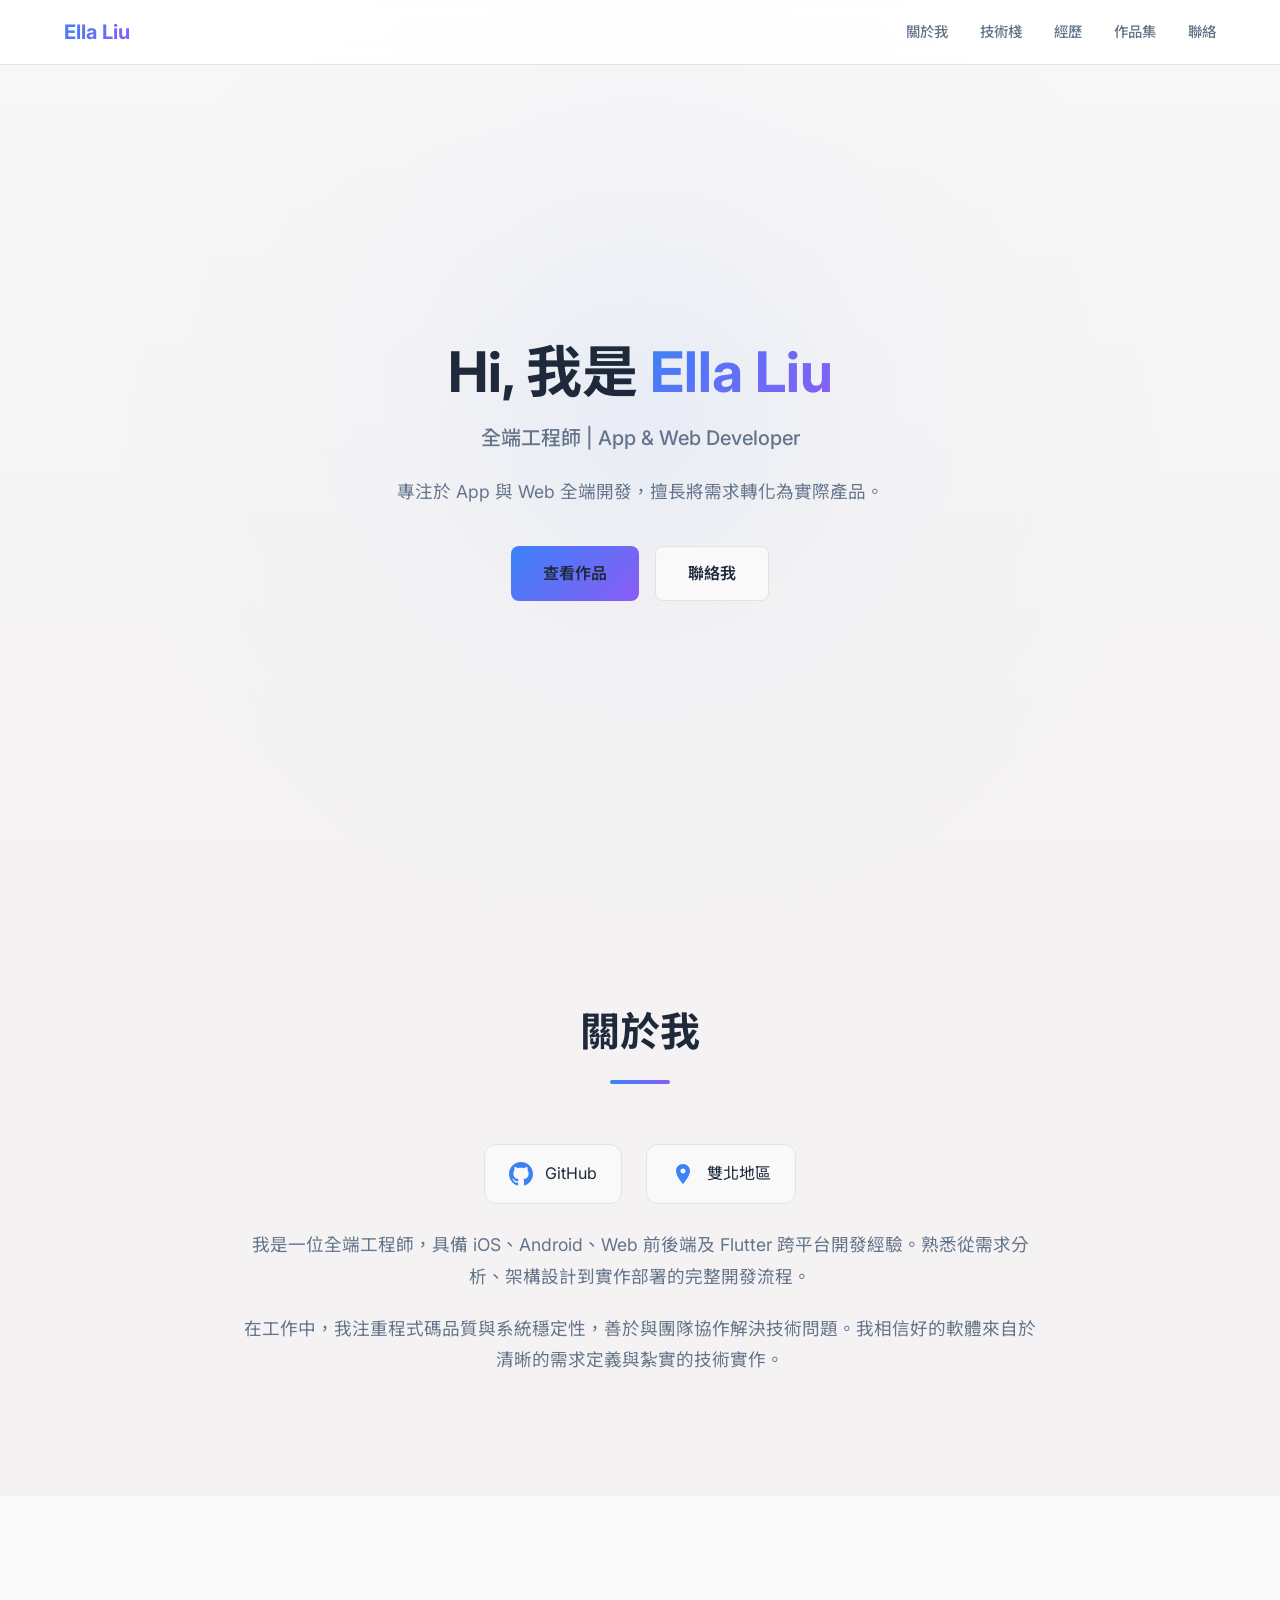
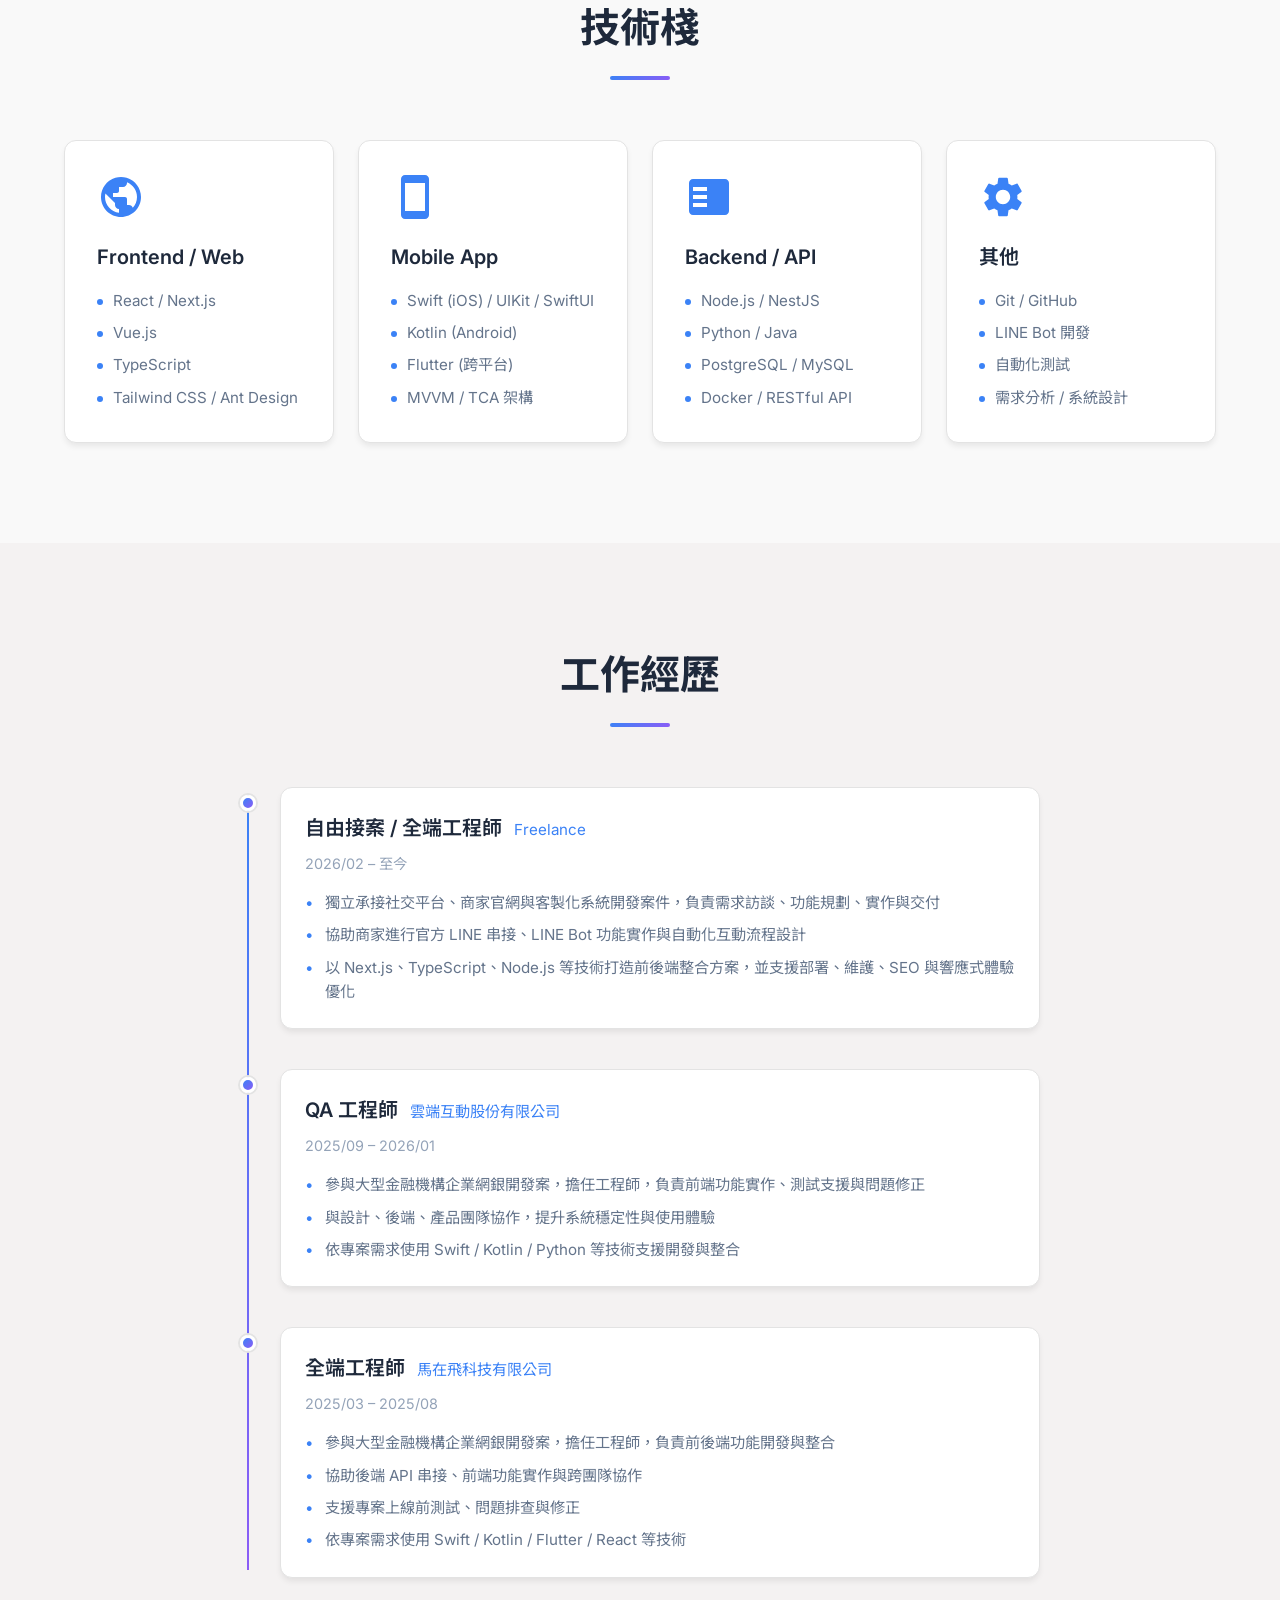
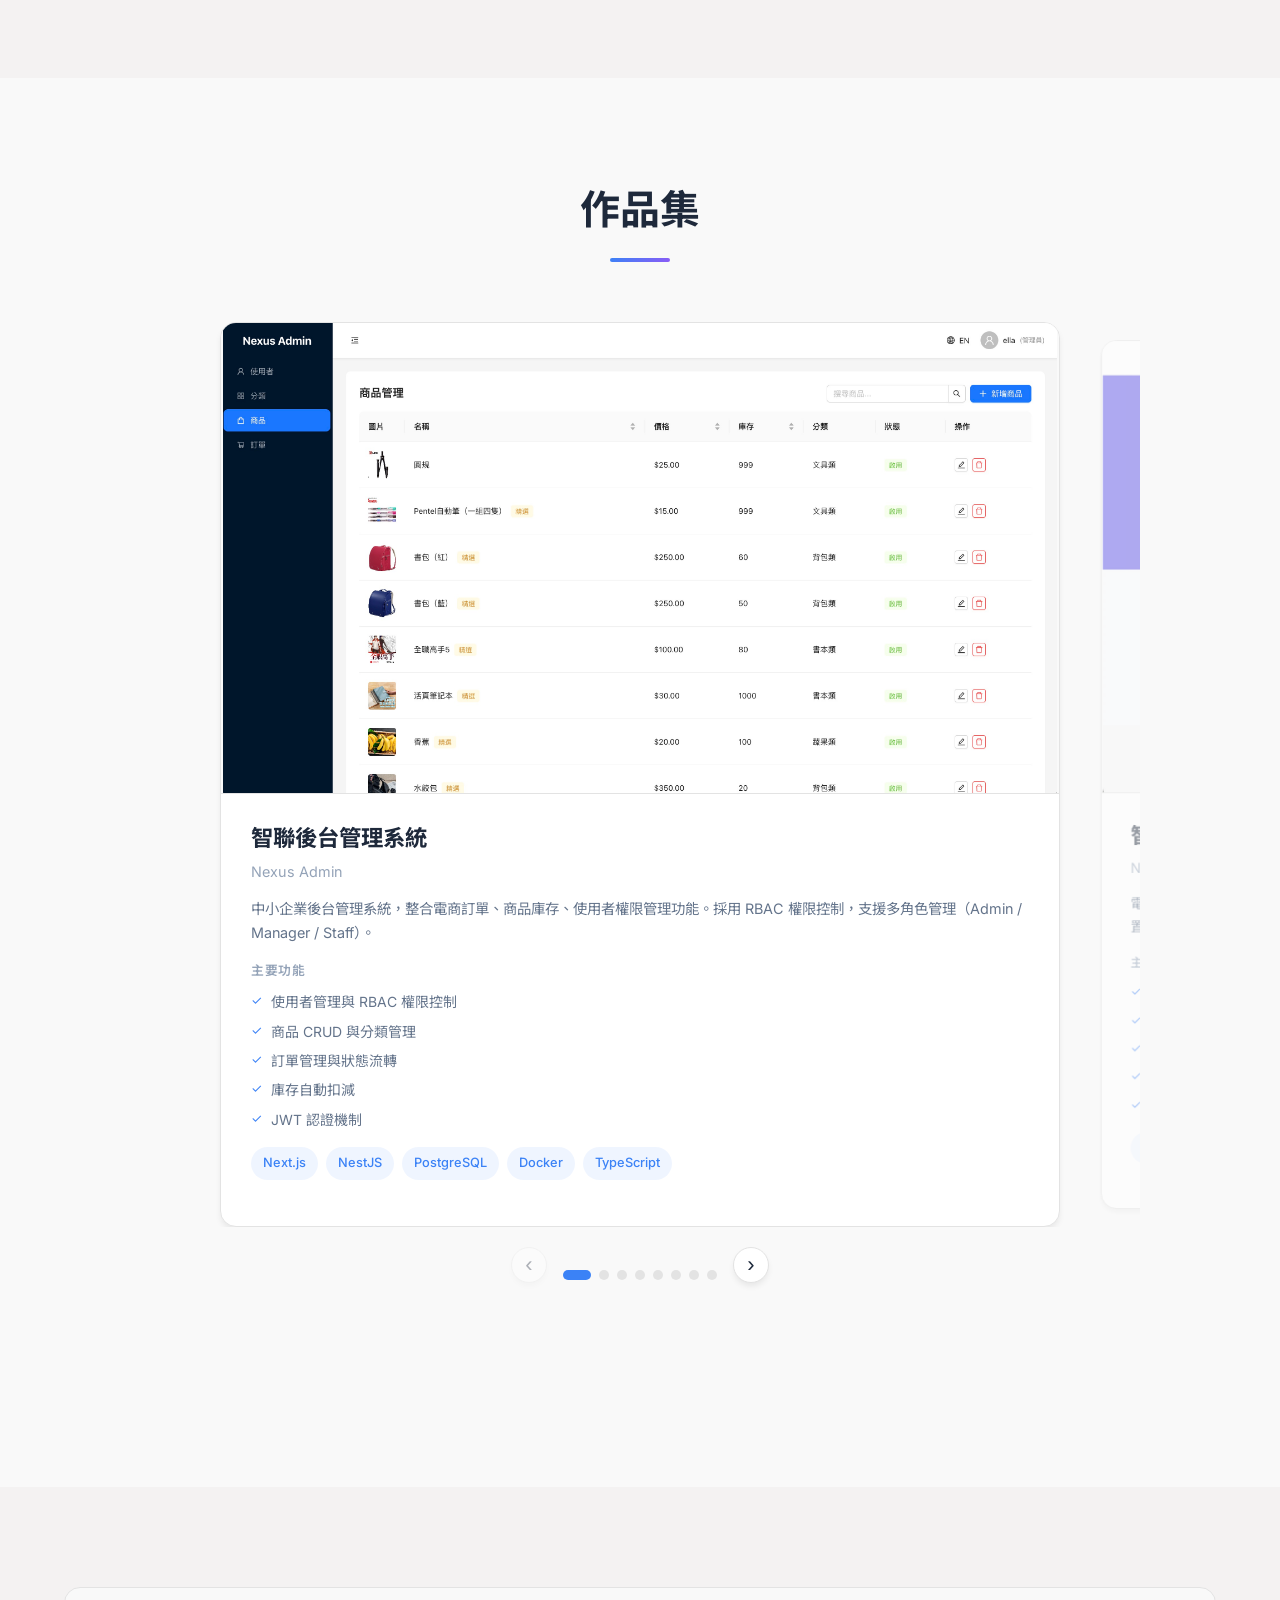
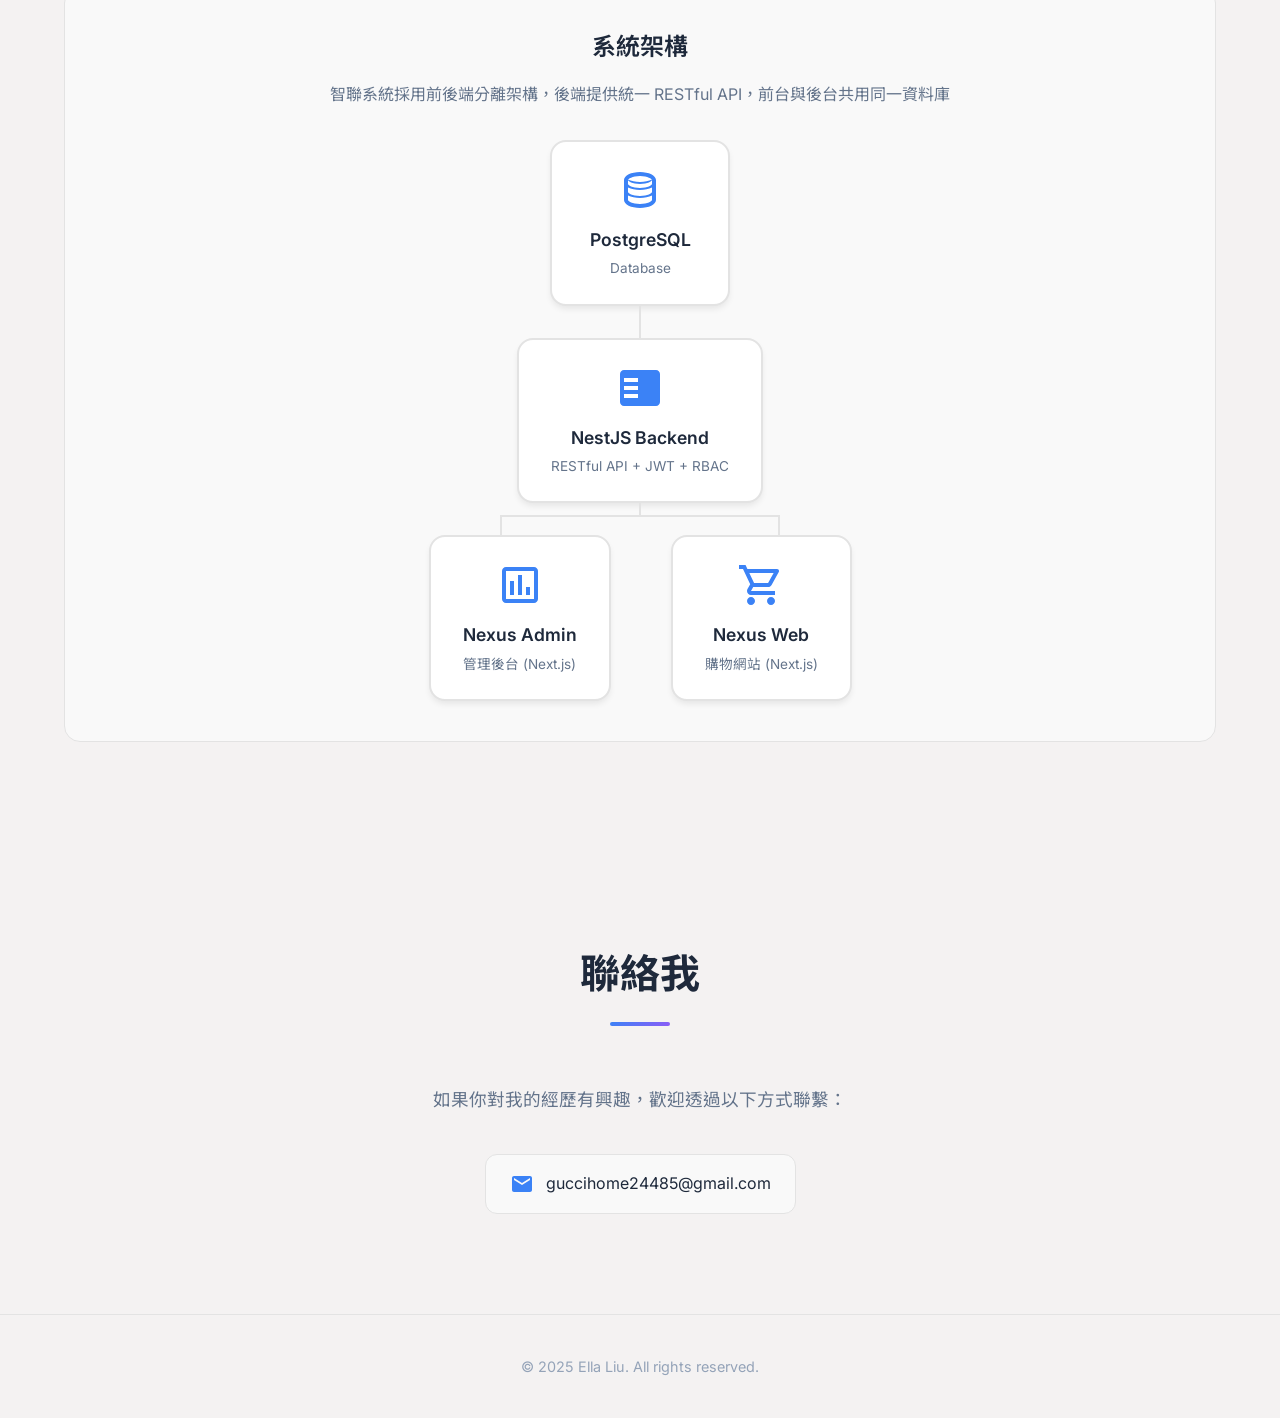
<file: index.html>
<!DOCTYPE html>
<html lang="zh-TW">

<head>
    <meta charset="UTF-8">
    <meta name="viewport" content="width=device-width, initial-scale=1.0">
    <meta name="description" content="Ella Liu - 全端工程師 | App & Web Developer">
    <title>Ella Liu | 全端工程師</title>
    <link rel="stylesheet" href="styles.css?v=3">
    <link rel="preconnect" href="https://fonts.googleapis.com">
    <link rel="preconnect" href="https://fonts.gstatic.com" crossorigin>
    <link
        href="https://fonts.googleapis.com/css2?family=Inter:wght@400;500;600;700&family=Noto+Sans+TC:wght@400;500;700&display=swap"
        rel="stylesheet">
</head>

<body>
    <!-- Navigation -->
    <nav class="navbar">
        <div class="nav-container">
            <a href="#" class="nav-logo">Ella Liu</a>
            <button class="nav-toggle" aria-label="Toggle menu">
                <span></span>
                <span></span>
                <span></span>
            </button>
            <ul class="nav-menu">
                <li><a href="#about">關於我</a></li>
                <li><a href="#skills">技術棧</a></li>
                <li><a href="#experience">經歷</a></li>
                <li><a href="#projects">作品集</a></li>
                <li><a href="#contact">聯絡</a></li>
            </ul>
        </div>
    </nav>

    <!-- Hero Section -->
    <header class="hero">
        <div class="hero-content">
            <h1 class="hero-title">Hi, 我是 <span class="highlight">Ella Liu</span></h1>
            <p class="hero-subtitle">全端工程師 | App & Web Developer</p>
            <p class="hero-description">專注於 App 與 Web 全端開發，擅長將需求轉化為實際產品。</p>
            <div class="hero-buttons">
                <a href="#projects" class="btn btn-primary">查看作品</a>
                <a href="#contact" class="btn btn-secondary">聯絡我</a>
            </div>
        </div>
    </header>

    <!-- About Section -->
    <section id="about" class="section">
        <div class="container">
            <h2 class="section-title">關於我</h2>
            <div class="contact-links">
                <a href="https://github.com/ChiaLiu1230" class="contact-item" target="_blank" rel="noopener">
                    <svg viewBox="0 0 24 24" fill="currentColor">
                        <path d="M12 0c-6.626 0-12 5.373-12 12 0 5.302 3.438 9.8 8.207 11.387.599.111.793-.261.793-.577v-2.234c-3.338.726-4.033-1.416-4.033-1.416-.546-1.387-1.333-1.756-1.333-1.756-1.089-.745.083-.729.083-.729 1.205.084 1.839 1.237 1.839 1.237 1.07 1.834 2.807 1.304 3.492.997.107-.775.418-1.305.762-1.604-2.665-.305-5.467-1.334-5.467-5.931 0-1.311.469-2.381 1.236-3.221-.124-.303-.535-1.524.117-3.176 0 0 1.008-.322 3.301 1.23.957-.266 1.983-.399 3.003-.404 1.02.005 2.047.138 3.006.404 2.291-1.552 3.297-1.23 3.297-1.23.653 1.653.242 2.874.118 3.176.77.84 1.235 1.911 1.235 3.221 0 4.609-2.807 5.624-5.479 5.921.43.372.823 1.102.823 2.222v3.293c0 .319.192.694.801.576 4.765-1.589 8.199-6.086 8.199-11.386 0-6.627-5.373-12-12-12z" />
                    </svg>
                    <span>GitHub</span>
                </a>
                <div class="contact-item">
                    <svg viewBox="0 0 24 24" fill="currentColor">
                        <path d="M12 2C8.13 2 5 5.13 5 9c0 5.25 7 13 7 13s7-7.75 7-13c0-3.87-3.13-7-7-7zm0 9.5c-1.38 0-2.5-1.12-2.5-2.5s1.12-2.5 2.5-2.5 2.5 1.12 2.5 2.5-1.12 2.5-2.5 2.5z" />
                    </svg>
                    <span>雙北地區</span>
                </div>
            </div>
            <br>
            <div class="about-content">
                <p>我是一位全端工程師，具備 iOS、Android、Web 前後端及 Flutter 跨平台開發經驗。熟悉從需求分析、架構設計到實作部署的完整開發流程。</p>
                <p>在工作中，我注重程式碼品質與系統穩定性，善於與團隊協作解決技術問題。我相信好的軟體來自於清晰的需求定義與紮實的技術實作。</p>
            </div>
        </div>
    </section>

    <!-- Skills Section -->
    <section id="skills" class="section section-alt">
        <div class="container">
            <h2 class="section-title">技術棧</h2>
            <div class="skills-grid">
                
                <div class="skill-card">
                    <div class="skill-icon">
                        <svg viewBox="0 0 24 24" fill="currentColor"><path d="M12 2C6.48 2 2 6.48 2 12s4.48 10 10 10 10-4.48 10-10S17.52 2 12 2zm-1 17.93c-3.95-.49-7-3.85-7-7.93 0-.62.08-1.21.21-1.79L9 15v1c0 1.1.9 2 2 2v1.93zm6.9-2.54c-.26-.81-1-1.39-1.9-1.39h-1v-3c0-.55-.45-1-1-1H8v-2h2c.55 0 1-.45 1-1V7h2c1.1 0 2-.9 2-2v-.41c2.93 1.19 5 4.06 5 7.41 0 2.08-.8 3.97-2.1 5.39z"/></svg>
                    </div>
                    <h3>Frontend / Web</h3>
                    <ul class="skill-list">
                        <li>React / Next.js</li>
                        <li>Vue.js</li>
                        <li>TypeScript</li>
                        <li>Tailwind CSS / Ant Design</li>
                    </ul>
                </div>
                <div class="skill-card">
                    <div class="skill-icon">
                        <svg viewBox="0 0 24 24" fill="currentColor"><path d="M17 1.01L7 1c-1.1 0-2 .9-2 2v18c0 1.1.9 2 2 2h10c1.1 0 2-.9 2-2V3c0-1.1-.9-1.99-2-1.99zM17 19H7V5h10v14z"/></svg>
                    </div>
                    <h3>Mobile App</h3>
                    <ul class="skill-list">
                        <li>Swift (iOS) / UIKit / SwiftUI</li>
                        <li>Kotlin (Android)</li>
                        <li>Flutter (跨平台)</li>
                        <li>MVVM / TCA 架構</li>
                    </ul>
                </div>
                <div class="skill-card">
                    <div class="skill-icon">
                        <svg viewBox="0 0 24 24" fill="currentColor"><path d="M20 3H4c-1.1 0-2 .9-2 2v14c0 1.1.9 2 2 2h16c1.1 0 2-.9 2-2V5c0-1.1-.9-2-2-2zm-9 14H4v-2h7v2zm0-4H4v-2h7v2zm0-4H4V7h7v2zm8.25 6.25L16.5 12.5l2.75-2.75-1.5-1.5-4.25 4.25 4.25 4.25 1.5-1.5z"/></svg>
                    </div>
                    <h3>Backend / API</h3>
                    <ul class="skill-list">
                        <li>Node.js / NestJS</li>
                        <li>Python / Java</li>
                        <li>PostgreSQL / MySQL</li>
                        <li>Docker / RESTful API</li>
                    </ul>
                </div>
                <div class="skill-card">
                    <div class="skill-icon">
                        <svg viewBox="0 0 24 24" fill="currentColor"><path d="M19.14 12.94c.04-.3.06-.61.06-.94 0-.32-.02-.64-.07-.94l2.03-1.58c.18-.14.23-.41.12-.61l-1.92-3.32c-.12-.22-.37-.29-.59-.22l-2.39.96c-.5-.38-1.03-.7-1.62-.94l-.36-2.54c-.04-.24-.24-.41-.48-.41h-3.84c-.24 0-.43.17-.47.41l-.36 2.54c-.59.24-1.13.57-1.62.94l-2.39-.96c-.22-.08-.47 0-.59.22L2.74 8.87c-.12.21-.08.47.12.61l2.03 1.58c-.05.3-.09.63-.09.94s.02.64.07.94l-2.03 1.58c-.18.14-.23.41-.12.61l1.92 3.32c.12.22.37.29.59.22l2.39-.96c.5.38 1.03.7 1.62.94l.36 2.54c.05.24.24.41.48.41h3.84c.24 0 .44-.17.47-.41l.36-2.54c.59-.24 1.13-.56 1.62-.94l2.39.96c.22.08.47 0 .59-.22l1.92-3.32c.12-.22.07-.47-.12-.61l-2.01-1.58zM12 15.6c-1.98 0-3.6-1.62-3.6-3.6s1.62-3.6 3.6-3.6 3.6 1.62 3.6 3.6-1.62 3.6-3.6 3.6z"/></svg>
                    </div>
                    <h3>其他</h3>
                    <ul class="skill-list">
                        <li>Git / GitHub</li>
                        <li>LINE Bot 開發</li>
                        <li>自動化測試</li>
                        <li>需求分析 / 系統設計</li>
                    </ul>
                </div>
            </div>
        </div>
    </section>

    <!-- Experience Section -->
    <section id="experience" class="section">
        <div class="container">
            <h2 class="section-title">工作經歷</h2>
            <div class="timeline">
                
                <div class="timeline-item">
                    <div class="timeline-marker"></div>
                    <div class="timeline-content">
                        <div class="timeline-header">
                            <h3>自由接案 / 全端工程師</h3>
                            <span class="timeline-company">Freelance</span>
                        </div>
                        <span class="timeline-date">2026/02 – 至今</span>
                        <ul class="timeline-details">
                            <li>獨立承接社交平台、商家官網與客製化系統開發案件，負責需求訪談、功能規劃、實作與交付</li>
                            <li>協助商家進行官方 LINE 串接、LINE Bot 功能實作與自動化互動流程設計</li>
                            <li>以 Next.js、TypeScript、Node.js 等技術打造前後端整合方案，並支援部署、維護、SEO 與響應式體驗優化</li>
                        </ul>
                    </div>
                </div>
                <div class="timeline-item">
                    <div class="timeline-marker"></div>
                    <div class="timeline-content">
                        <div class="timeline-header">
                            <h3>QA 工程師</h3>
                            <span class="timeline-company">雲端互動股份有限公司</span>
                        </div>
                        <span class="timeline-date">2025/09 – 2026/01</span>
                        <ul class="timeline-details">
                            <li>參與大型金融機構企業網銀開發案，擔任工程師，負責前端功能實作、測試支援與問題修正</li>
                            <li>與設計、後端、產品團隊協作，提升系統穩定性與使用體驗</li>
                            <li>依專案需求使用 Swift / Kotlin / Python 等技術支援開發與整合</li>
                        </ul>
                    </div>
                </div>
                <div class="timeline-item">
                    <div class="timeline-marker"></div>
                    <div class="timeline-content">
                        <div class="timeline-header">
                            <h3>全端工程師</h3>
                            <span class="timeline-company">馬在飛科技有限公司</span>
                        </div>
                        <span class="timeline-date">2025/03 – 2025/08</span>
                        <ul class="timeline-details">
                            <li>參與大型金融機構企業網銀開發案，擔任工程師，負責前後端功能開發與整合</li>
                            <li>協助後端 API 串接、前端功能實作與跨團隊協作</li>
                            <li>支援專案上線前測試、問題排查與修正</li>
                            <li>依專案需求使用 Swift / Kotlin / Flutter / React 等技術</li>
                        </ul>
                    </div>
                </div>
            </div>
        </div>
    </section>

    <!-- Projects Section -->
    <section id="projects" class="section section-alt">
        <div class="container">
            <h2 class="section-title">作品集</h2>
            <div class="projects-carousel-outer">
                <div class="pj-viewport">
                    <div class="pj-track">
                        
                <div class="pj-slide">
                    <article class="project-card">
                        <div class="project-image">
                            <div class="carousel" data-carousel>
                            <div class="carousel-slides">
                                <img src="images/nexus-admin-01.jpg" alt="智聯後台管理系統 截圖 1" class="carousel-slide active">
                                <img src="images/nexus-admin-02.jpg" alt="智聯後台管理系統 截圖 2" class="carousel-slide">
                            </div>
                            <button class="carousel-btn carousel-btn-prev" aria-label="上一張">&#8249;</button>
                            <button class="carousel-btn carousel-btn-next" aria-label="下一張">&#8250;</button>
                            <div class="carousel-dots"></div>
                        </div>
                        </div>
                        <div class="project-content">
                            <div class="project-header">
                                <div class="project-title-group">
                                    <h3>智聯後台管理系統</h3>
                                    <p class="project-subtitle">Nexus Admin</p>
                                </div>
                            </div>
                            <p class="project-description">中小企業後台管理系統，整合電商訂單、商品庫存、使用者權限管理功能。採用 RBAC 權限控制，支援多角色管理（Admin / Manager / Staff）。</p>
                            <div class="project-features">
                                <h4>主要功能</h4>
                                <ul>
                                    <li>使用者管理與 RBAC 權限控制</li>
                                    <li>商品 CRUD 與分類管理</li>
                                    <li>訂單管理與狀態流轉</li>
                                    <li>庫存自動扣減</li>
                                    <li>JWT 認證機制</li>
                                </ul>
                            </div>
                            <div class="project-tags">
                                <span class="tag">Next.js</span><span class="tag">NestJS</span><span class="tag">PostgreSQL</span><span class="tag">Docker</span><span class="tag">TypeScript</span>
                            </div>
                        </div>
                    </article>
                </div>
                <div class="pj-slide">
                    <article class="project-card">
                        <div class="project-image">
                            <div class="carousel" data-carousel>
                            <div class="carousel-slides">
                                <img src="images/nexus-web-03.jpg" alt="智聯商城 Web 截圖 1" class="carousel-slide active">
                                <img src="images/nexus-web-01.jpg" alt="智聯商城 Web 截圖 2" class="carousel-slide">
                                <img src="images/nexus-web-02.jpg" alt="智聯商城 Web 截圖 3" class="carousel-slide">
                            </div>
                            <button class="carousel-btn carousel-btn-prev" aria-label="上一張">&#8249;</button>
                            <button class="carousel-btn carousel-btn-next" aria-label="下一張">&#8250;</button>
                            <div class="carousel-dots"></div>
                        </div>
                        </div>
                        <div class="project-content">
                            <div class="project-header">
                                <div class="project-title-group">
                                    <h3>智聯商城 Web</h3>
                                    <p class="project-subtitle">Nexus Web</p>
                                </div>
                            </div>
                            <p class="project-description">電商購物網站前台，提供消費者瀏覽商品、購物車、下單等完整購物流程。採用 Next.js App Router，響應式設計支援各種裝置。</p>
                            <div class="project-features">
                                <h4>主要功能</h4>
                                <ul>
                                    <li>商品瀏覽與分類篩選</li>
                                    <li>購物車功能（本地持久化）</li>
                                    <li>訂單建立與查詢</li>
                                    <li>會員登入 / 註冊</li>
                                    <li>響應式設計 (RWD)</li>
                                </ul>
                            </div>
                            <div class="project-tags">
                                <span class="tag">Next.js</span><span class="tag">TypeScript</span><span class="tag">Tailwind CSS</span><span class="tag">Zustand</span><span class="tag">TanStack Query</span>
                            </div>
                        </div>
                    </article>
                </div>
                <div class="pj-slide">
                    <article class="project-card">
                        <div class="project-image project-image--wide">
                            <div class="carousel" data-carousel>
                            <div class="carousel-slides">
                                <img src="images/VC-coach-web-01.png" alt="教練個人品牌官網 截圖 1" class="carousel-slide active">
                                <img src="images/VC-coach-web-02.png" alt="教練個人品牌官網 截圖 2" class="carousel-slide">
                                <img src="images/VC-coach-web-03.png" alt="教練個人品牌官網 截圖 3" class="carousel-slide">
                                <img src="images/VC-coach-web-04.png" alt="教練個人品牌官網 截圖 4" class="carousel-slide">
                                <img src="images/VC-coach-web-05.png" alt="教練個人品牌官網 截圖 5" class="carousel-slide">
                            </div>
                            <button class="carousel-btn carousel-btn-prev" aria-label="上一張">&#8249;</button>
                            <button class="carousel-btn carousel-btn-next" aria-label="下一張">&#8250;</button>
                            <div class="carousel-dots"></div>
                        </div>
                        </div>
                        <div class="project-content">
                            <div class="project-header">
                                <div class="project-title-group">
                                    <h3>教練個人品牌官網</h3>
                                    <p class="project-subtitle">Coach Web</p>
                                </div>
                            </div>
                            <p class="project-description">個人教練品牌官網，為都柏林健身教練 Victor Chen 打造，提供完整的服務介紹、健身知識文章與聯繫管道。支援五語系國際化，並內建後台管理系統供教練自行維護內容。</p>
                            <div class="project-features">
                                <h4>主要功能</h4>
                                <ul>
                                    <li>多語系支援（英文 / 西班牙文 / 愛爾蘭文 / 繁中 / 簡中）</li>
                                    <li>服務項目介紹（重量訓練、體態改造、武術搏擊）</li>
                                    <li>Fitness Tips 部落格（MDX 文章、後台編輯發布）</li>
                                    <li>聯繫表單整合 hCaptcha 防垃圾訊息</li>
                                    <li>後台管理系統（文章 CRUD、登入驗證）</li>
                                    <li>SEO 優化（結構化資料、Open Graph、Sitemap）</li>
                                    <li>Google Analytics 4 流量追蹤</li>
                                </ul>
                            </div>
                            <div class="project-tags">
                                <span class="tag">Next.js 15</span><span class="tag">TypeScript</span><span class="tag">Tailwind CSS</span><span class="tag">next-intl</span><span class="tag">iron-session</span><span class="tag">hCaptcha</span><span class="tag">Vercel</span>
                            </div>
                        </div>
                    </article>
                </div>
                <div class="pj-slide">
                    <article class="project-card">
                        <div class="project-image project-image--wide">
                            <div class="carousel" data-carousel>
                            <div class="carousel-slides">
                                <img src="images/NIC-WRAP-web-1.png" alt="尼克車體包膜官網 截圖 1" class="carousel-slide active">
                                <img src="images/NIC-WRAP-web-2.png" alt="尼克車體包膜官網 截圖 2" class="carousel-slide">
                                <img src="images/NIC-WRAP-web-3.png" alt="尼克車體包膜官網 截圖 3" class="carousel-slide">
                            </div>
                            <button class="carousel-btn carousel-btn-prev" aria-label="上一張">&#8249;</button>
                            <button class="carousel-btn carousel-btn-next" aria-label="下一張">&#8250;</button>
                            <div class="carousel-dots"></div>
                        </div>
                        </div>
                        <div class="project-content">
                            <div class="project-header">
                                <div class="project-title-group">
                                    <h3>尼克車體包膜官網</h3>
                                    <p class="project-subtitle">NIC WRAP</p>
                                </div>
                            </div>
                            <p class="project-description">新北市新莊區專業汽機車包膜店的品牌形象官網，以高質感深色視覺呈現服務內容、施工案例與聯絡資訊。無框架純手寫實作，包含 Splash 開場動畫、深淺主題切換與拖曳輪播等互動效果。</p>
                            <div class="project-features">
                                <h4>主要功能</h4>
                                <ul>
                                    <li>Splash 開場動畫</li>
                                    <li>深色 / 亮色主題切換（含全螢幕過場動畫，偏好儲存至 LocalStorage）</li>
                                    <li>Hero 區塊：影片背景、社群連結、統計數字列</li>
                                    <li>施工案例 Gallery（汽車 / 機車篩選、拖曳輪播、方向鍵控制）</li>
                                    <li>顧客評價區塊（Google 評分 5.0、51 則）</li>
                                    <li>SEO 優化（JSON-LD AutoRepair Schema、Open Graph、Sitemap）</li>
                                    <li>聯絡資訊 + Google Maps 嵌入</li>
                                </ul>
                            </div>
                            <div class="project-tags">
                                <span class="tag">HTML5</span><span class="tag">CSS3</span><span class="tag">Vanilla JavaScript</span><span class="tag">Google Fonts</span><span class="tag">IntersectionObserver</span>
                            </div>
                        </div>
                    </article>
                </div>
                <div class="pj-slide">
                    <article class="project-card">
                        <div class="project-image">
                            <div class="carousel" data-carousel>
                            <div class="carousel-slides">
                                <img src="images/claw-host-01.png" alt="AI Agent 自動部署平台 截圖 1" class="carousel-slide active">
                                <img src="images/claw-host-02.png" alt="AI Agent 自動部署平台 截圖 2" class="carousel-slide">
                                <img src="images/claw-host-03.png" alt="AI Agent 自動部署平台 截圖 3" class="carousel-slide">
                            </div>
                            <button class="carousel-btn carousel-btn-prev" aria-label="上一張">&#8249;</button>
                            <button class="carousel-btn carousel-btn-next" aria-label="下一張">&#8250;</button>
                            <div class="carousel-dots"></div>
                        </div>
                        </div>
                        <div class="project-content">
                            <div class="project-header">
                                <div class="project-title-group">
                                    <h3>AI Agent 自動部署平台</h3>
                                    <p class="project-subtitle">Claw Host</p>
                                </div>
                            </div>
                            <p class="project-description">SaaS 平台，讓使用者一鍵取得專屬的 OpenClaw + AI Skill Server 部署環境，透過容器化技術實現 AI Agent 的快速上線與管理。</p>
                            <div class="project-features">
                                <h4>主要功能</h4>
                                <ul>
                                    <li>AI Agent 自動化部署與管理</li>
                                    <li>OpenClaw 容器化部署</li>
                                    <li>多應用與 API 的協調管理</li>
                                    <li>資料庫 Schema 管理（Prisma ORM）</li>
                                </ul>
                            </div>
                            <div class="project-tags">
                                <span class="tag">Node.js</span><span class="tag">TypeScript</span><span class="tag">Prisma</span><span class="tag">Docker</span><span class="tag">pnpm</span><span class="tag">Turborepo</span>
                            </div>
                        </div>
                    </article>
                </div>
                <div class="pj-slide">
                    <article class="project-card">
                        <div class="project-image project-image--wide">
                            <div class="carousel" data-carousel>
                            <div class="carousel-slides">
                                <img src="images/monetrix-01.png" alt="大型金融計算工具平台 截圖 1" class="carousel-slide active">
                                <img src="images/monetrix-02.png" alt="大型金融計算工具平台 截圖 2" class="carousel-slide">
                                <img src="images/monetrix-03.png" alt="大型金融計算工具平台 截圖 3" class="carousel-slide">
                                <img src="images/monetrix-04.png" alt="大型金融計算工具平台 截圖 4" class="carousel-slide">
                            </div>
                            <button class="carousel-btn carousel-btn-prev" aria-label="上一張">&#8249;</button>
                            <button class="carousel-btn carousel-btn-next" aria-label="下一張">&#8250;</button>
                            <div class="carousel-dots"></div>
                        </div>
                        </div>
                        <div class="project-content">
                            <div class="project-header">
                                <div class="project-title-group">
                                    <h3>大型金融計算工具平台</h3>
                                    <p class="project-subtitle">Monetrix</p>
                                </div>
                            </div>
                            <p class="project-description">免費、零數據儲存的全球金融計算器聚合平台，涵蓋 35+ 個計算工具，橫跨個人理財、投資、稅務、商業四大領域，支援 25 種語言並針對全球市場本地化，以 SEO 為導向打造穩定的自然流量。</p>
                            <div class="project-features">
                                <h4>主要功能</h4>
                                <ul>
                                    <li>個人理財工具（13 個）：抵押貸款、信用卡還債、儲蓄目標等</li>
                                    <li>投資工具（10 個）：複利計算、FIRE 退休、ETF 費用對比等</li>
                                    <li>稅務計算器（8 個）：薪資到手金、資本利得稅、加密貨幣稅等</li>
                                    <li>商業工具（5 個）：損益平衡、電商利潤、SaaS 定價等</li>
                                    <li>25 種語言支援（含 RTL 阿拉伯文 / 波斯文）</li>
                                    <li>所有計算在客戶端執行，零伺服器數據儲存</li>
                                    <li>Google AdSense 整合（GDPR Cookie Consent v2 合規）</li>
                                    <li>完整 SEO：JSON-LD Schema、hreflang、動態 OG 圖片</li>
                                </ul>
                            </div>
                            <div class="project-tags">
                                <span class="tag">Next.js</span><span class="tag">React 19</span><span class="tag">TypeScript</span><span class="tag">Tailwind CSS v4</span><span class="tag">next-intl</span><span class="tag">Recharts</span><span class="tag">Google AdSense</span>
                            </div>
                        </div>
                    </article>
                </div>
                <div class="pj-slide">
                    <article class="project-card">
                        <div class="project-image project-image--wide">
                            <div class="carousel" data-carousel>
                            <div class="carousel-slides">
                                <img src="images/dev-tool-01.png" alt="開發者工具集合網站 截圖 1" class="carousel-slide active">
                                <img src="images/dev-tool-02.png" alt="開發者工具集合網站 截圖 2" class="carousel-slide">
                                <img src="images/dev-tool-03.png" alt="開發者工具集合網站 截圖 3" class="carousel-slide">
                            </div>
                            <button class="carousel-btn carousel-btn-prev" aria-label="上一張">&#8249;</button>
                            <button class="carousel-btn carousel-btn-next" aria-label="下一張">&#8250;</button>
                            <div class="carousel-dots"></div>
                        </div>
                        </div>
                        <div class="project-content">
                            <div class="project-header">
                                <div class="project-title-group">
                                    <h3>開發者工具集合網站</h3>
                                    <p class="project-subtitle">Dev Toolnest</p>
                                </div>
                            </div>
                            <p class="project-description">面向開發者的工具集合網站，提供各類實用工具與資源，多語系支援，針對搜尋引擎優化，並實作完整的資安防護機制。</p>
                            <div class="project-features">
                                <h4>主要功能</h4>
                                <ul>
                                    <li>開發工具集合與展示</li>
                                    <li>多語系支援（next-intl）</li>
                                    <li>響應式設計（RWD 五種版型）</li>
                                    <li>SEO 優化</li>
                                    <li>完整資安防護標頭（CSP、XSS、CSRF）</li>
                                </ul>
                            </div>
                            <div class="project-tags">
                                <span class="tag">Next.js</span><span class="tag">React 19</span><span class="tag">TypeScript</span><span class="tag">Tailwind CSS v4</span><span class="tag">next-intl</span><span class="tag">lucide-react</span>
                            </div>
                        </div>
                    </article>
                </div>
                <div class="pj-slide">
                    <article class="project-card">
                        <div class="project-image">
                            <div class="project-image-duo">
                            <img src="images/web-IDE-01.png" alt="AI 輔助 Web IDE 截圖 1">
                            <img src="images/web-IDE-02.png" alt="AI 輔助 Web IDE 截圖 2">
                        </div>
                        </div>
                        <div class="project-content">
                            <div class="project-header">
                                <div class="project-title-group">
                                    <h3>AI 輔助 Web IDE</h3>
                                    <p class="project-subtitle">webWorkspace</p>
                                </div>
                            </div>
                            <p class="project-description">行動優先的 Web IDE，透過 Claude Code CLI 實現 AI 輔助開發，支援多專案管理、程式碼檢視與版本控制，可透過 VPN 在任何設備上存取。</p>
                            <div class="project-features">
                                <h4>主要功能</h4>
                                <ul>
                                    <li>聊天型 AI 協作（討論模式 / 即時執行模式）</li>
                                    <li>Claude Code CLI 整合</li>
                                    <li>多專案管理（類瀏覽器標籤切換）</li>
                                    <li>程式碼檢視與 Diff 視圖（CodeMirror 6）</li>
                                    <li>版本控制（提交歷史、分支切換、AI 輔助批量提交）</li>
                                    <li>終端模擬（xterm.js + node-pty）</li>
                                    <li>Docker 容器化部署</li>
                                </ul>
                            </div>
                            <div class="project-tags">
                                <span class="tag">Preact</span><span class="tag">TypeScript</span><span class="tag">Fastify</span><span class="tag">WebSocket</span><span class="tag">CodeMirror 6</span><span class="tag">xterm.js</span><span class="tag">Docker</span>
                            </div>
                        </div>
                    </article>
                </div>
                    </div>
                </div>
                <div class="pj-controls">
                    <button class="pj-nav pj-nav-prev" aria-label="上一個作品">&#8249;</button>
                    <div class="pj-dots"></div>
                    <button class="pj-nav pj-nav-next" aria-label="下一個作品">&#8250;</button>
                </div>
            </div>
        </div>
    </section>

    <section id="architecture" class="section">
        <div class="container">
            
            <!-- System Architecture -->
            <div class="architecture-section">
                <h3>系統架構</h3>
                <p>智聯系統採用前後端分離架構，後端提供統一 RESTful API，前台與後台共用同一資料庫</p>

                <div class="arch-visual">
                    <!-- Database Layer -->
                    <div class="arch-layer">
                            <div class="arch-node arch-database">
                                <div class="arch-icon">
                                    <svg viewBox="0 0 24 24" fill="currentColor"><path d="M12 3C7.58 3 4 4.79 4 7v10c0 2.21 3.59 4 8 4s8-1.79 8-4V7c0-2.21-3.58-4-8-4zm0 2c3.87 0 6 1.5 6 2s-2.13 2-6 2-6-1.5-6-2 2.13-2 6-2zm6 12c0 .5-2.13 2-6 2s-6-1.5-6-2v-2.23c1.61.78 3.72 1.23 6 1.23s4.39-.45 6-1.23V17zm0-4c0 .5-2.13 2-6 2s-6-1.5-6-2v-2.23c1.61.78 3.72 1.23 6 1.23s4.39-.45 6-1.23V13zm0-4c0 .5-2.13 2-6 2s-6-1.5-6-2V6.77C7.61 7.55 9.72 8 12 8s4.39-.45 6-1.23V9z"/></svg>
                                </div>
                                <div class="arch-label">PostgreSQL</div>
                                <div class="arch-sublabel">Database</div>
                            </div>
                    </div>

                    <!-- Connection Line -->
                    <div class="arch-connector">
                        <div class="arch-line"></div>
                    </div>

                    <!-- Backend Layer -->
                    <div class="arch-layer">
                            <div class="arch-node arch-backend">
                                <div class="arch-icon">
                                    <svg viewBox="0 0 24 24" fill="currentColor"><path d="M20 3H4c-1.1 0-2 .9-2 2v14c0 1.1.9 2 2 2h16c1.1 0 2-.9 2-2V5c0-1.1-.9-2-2-2zm-9 14H4v-2h7v2zm0-4H4v-2h7v2zm0-4H4V7h7v2zm8.25 6.25L16.5 12.5l2.75-2.75-1.5-1.5-4.25 4.25 4.25 4.25 1.5-1.5z"/></svg>
                                </div>
                                <div class="arch-label">NestJS Backend</div>
                                <div class="arch-sublabel">RESTful API + JWT + RBAC</div>
                            </div>
                    </div>

                    <!-- Connection Line with Split -->
                    <div class="arch-connector-split">
                        <div class="arch-line-left"></div>
                        <div class="arch-line-right"></div>
                    </div>

                    <!-- Frontend Layer -->
                    <div class="arch-layer arch-layer-split">
                            <div class="arch-node arch-frontend">
                                <div class="arch-icon">
                                    <svg viewBox="0 0 24 24" fill="currentColor"><path d="M19 3H5c-1.1 0-2 .9-2 2v14c0 1.1.9 2 2 2h14c1.1 0 2-.9 2-2V5c0-1.1-.9-2-2-2zm0 16H5V5h14v14zM7 10h2v7H7zm4-3h2v10h-2zm4 6h2v4h-2z"/></svg>
                                </div>
                                <div class="arch-label">Nexus Admin</div>
                                <div class="arch-sublabel">管理後台 (Next.js)</div>
                            </div>
                            <div class="arch-node arch-frontend">
                                <div class="arch-icon">
                                    <svg viewBox="0 0 24 24" fill="currentColor"><path d="M15.55 13c.75 0 1.41-.41 1.75-1.03l3.58-6.49c.37-.66-.11-1.48-.87-1.48H5.21l-.94-2H1v2h2l3.6 7.59-1.35 2.44C4.52 15.37 5.48 17 7 17h12v-2H7l1.1-2h7.45zM6.16 6h12.15l-2.76 5H8.53L6.16 6zM7 18c-1.1 0-1.99.9-1.99 2S5.9 22 7 22s2-.9 2-2-.9-2-2-2zm10 0c-1.1 0-1.99.9-1.99 2s.89 2 1.99 2 2-.9 2-2-.9-2-2-2z"/></svg>
                                </div>
                                <div class="arch-label">Nexus Web</div>
                                <div class="arch-sublabel">購物網站 (Next.js)</div>
                            </div>
                    </div>
                </div>
            </div>
        </div>
    </section>

    <!-- Contact Section -->
    <section id="contact" class="section">
        <div class="container">
            <h2 class="section-title">聯絡我</h2>
            <div class="contact-content">
                <p>如果你對我的經歷有興趣，歡迎透過以下方式聯繫：</p>
                <div class="contact-links">
                    <a href="mailto:guccihome24485@gmail.com" class="contact-item">
                        <svg viewBox="0 0 24 24" fill="currentColor">
                            <path d="M20 4H4c-1.1 0-1.99.9-1.99 2L2 18c0 1.1.9 2 2 2h16c1.1 0 2-.9 2-2V6c0-1.1-.9-2-2-2zm0 4l-8 5-8-5V6l8 5 8-5v2z" />
                        </svg>
                        <span>guccihome24485@gmail.com</span>
                    </a>
                </div>
            </div>
        </div>
    </section>

    <!-- Footer -->
    <footer class="footer">
        <div class="container">
            <p>&copy; 2025 Ella Liu. All rights reserved.</p>
        </div>
    </footer>

    <script src="script.js"></script>
</body>

</html>
</file>
<file: styles.css>
/* ===== CSS Variables ===== */
:root {
    --bg-primary: #f4f2f2;
    --bg-secondary: #f9f9f9;
    --bg-card: #ffffff;
    --text-primary: #1e293b;
    --text-secondary: #64748b;
    --text-muted: #94a3b8;
    --accent: #3b82f6;
    --accent-hover: #2563eb;
    --accent-light: rgba(59, 130, 246, 0.08);
    --border: #e3e3e3;
    --gradient-start: #3b82f6;
    --gradient-end: #8b5cf6;
    --font-sans: 'Inter', 'Noto Sans TC', -apple-system, BlinkMacSystemFont, sans-serif;
    --transition: all 0.3s ease;
    --shadow: 0 4px 6px -1px rgba(0, 0, 0, 0.08);
    --shadow-lg: 0 10px 25px -5px rgba(0, 0, 0, 0.1);
}

/* ===== Reset & Base ===== */
*,
*::before,
*::after {
    margin: 0;
    padding: 0;
    box-sizing: border-box;
}

html {
    scroll-behavior: smooth;
}

body {
    font-family: var(--font-sans);
    background-color: var(--bg-primary);
    color: var(--text-primary);
    line-height: 1.6;
    overflow-x: hidden;
}

a {
    color: var(--accent);
    text-decoration: none;
    transition: var(--transition);
}

a:hover {
    color: var(--accent-hover);
}

ul {
    list-style: none;
}

img {
    max-width: 100%;
    height: auto;
}

/* ===== Container ===== */
.container {
    max-width: 1200px;
    margin: 0 auto;
    padding: 0 24px;
}

/* ===== Navigation ===== */
.navbar {
    position: fixed;
    top: 0;
    left: 0;
    right: 0;
    z-index: 1000;
    background-color: rgba(255, 255, 255, 0.9);
    backdrop-filter: blur(10px);
    border-bottom: 1px solid var(--border);
}

.nav-container {
    max-width: 1200px;
    margin: 0 auto;
    padding: 0 24px;
    display: flex;
    justify-content: space-between;
    align-items: center;
    height: 64px;
}

.nav-logo {
    font-size: 1.25rem;
    font-weight: 700;
    color: var(--text-primary);
    background: linear-gradient(135deg, var(--gradient-start), var(--gradient-end));
    -webkit-background-clip: text;
    -webkit-text-fill-color: transparent;
    background-clip: text;
}

.nav-menu {
    display: flex;
    gap: 32px;
}

.nav-menu a {
    color: var(--text-secondary);
    font-size: 0.9rem;
    font-weight: 500;
    padding: 8px 0;
    position: relative;
}

.nav-menu a::after {
    content: '';
    position: absolute;
    bottom: 0;
    left: 0;
    width: 0;
    height: 2px;
    background: linear-gradient(135deg, var(--gradient-start), var(--gradient-end));
    transition: var(--transition);
}

.nav-menu a:hover {
    color: var(--text-primary);
}

.nav-menu a:hover::after {
    width: 100%;
}

.nav-toggle {
    display: none;
    flex-direction: column;
    gap: 5px;
    background: none;
    border: none;
    cursor: pointer;
    padding: 5px;
}

.nav-toggle span {
    display: block;
    width: 24px;
    height: 2px;
    background-color: #1e293b;
    transition: var(--transition);
}

/* ===== Hero Section ===== */
.hero {
    min-height: 100vh;
    position: relative;
    display: flex;
    align-items: center;
    justify-content: center;
    text-align: center;
    padding: 100px 24px 60px;
    overflow: hidden;
    background:
        radial-gradient(circle at 50% 45%, rgba(59, 130, 246, 0.08) 0%, rgba(59, 130, 246, 0.02) 30%, transparent 68%),
        linear-gradient(180deg, rgba(255, 255, 255, 0.42) 0%, rgba(244, 242, 242, 0.9) 100%);
}

.hero-content {
    position: relative;
    z-index: 1;
    max-width: 700px;
}

.hero-title {
    font-size: clamp(2rem, 5vw, 3.5rem);
    font-weight: 700;
    margin-bottom: 16px;
    line-height: 1.2;
}

.highlight {
    background: linear-gradient(135deg, var(--gradient-start), var(--gradient-end));
    -webkit-background-clip: text;
    -webkit-text-fill-color: transparent;
    background-clip: text;
}

.hero-subtitle {
    font-size: clamp(1rem, 2.5vw, 1.25rem);
    color: var(--text-secondary);
    margin-bottom: 24px;
    font-weight: 500;
}

.hero-description {
    font-size: 1.1rem;
    color: var(--text-secondary);
    margin-bottom: 40px;
    max-width: 500px;
    margin-left: auto;
    margin-right: auto;
}

.hero-buttons {
    display: flex;
    gap: 16px;
    justify-content: center;
    flex-wrap: wrap;
}

/* ===== Buttons ===== */
.btn {
    display: inline-flex;
    align-items: center;
    justify-content: center;
    padding: 14px 32px;
    border-radius: 8px;
    font-size: 1rem;
    font-weight: 600;
    transition: var(--transition);
    cursor: pointer;
    border: none;
}

.btn-primary {
    background: linear-gradient(135deg, var(--gradient-start), var(--gradient-end));
    color: var(--text-primary);
}

.btn-primary:hover {
    transform: translateY(-2px);
    box-shadow: 0 10px 30px rgba(59, 130, 246, 0.3);
    color: var(--text-primary);
}

.btn-secondary {
    background: var(--bg-secondary);
    color: var(--text-primary);
    border: 1px solid var(--border);
}

.btn-secondary:hover {
    background: var(--bg-card);
    border-color: var(--accent);
    color: var(--text-primary);
}

/* ===== Sections ===== */
.section {
    padding: 100px 0;
}

.section-alt {
    background-color: var(--bg-secondary);
}

.section-title {
    font-size: clamp(1.75rem, 4vw, 2.5rem);
    font-weight: 700;
    text-align: center;
    margin-bottom: 60px;
    position: relative;
}

.section-title::after {
    content: '';
    display: block;
    width: 60px;
    height: 4px;
    background: linear-gradient(135deg, var(--gradient-start), var(--gradient-end));
    margin: 16px auto 0;
    border-radius: 2px;
}

/* ===== About Section ===== */
.about-content {
    max-width: 800px;
    margin: 0 auto;
    text-align: center;
}

.about-content p {
    font-size: 1.1rem;
    color: var(--text-secondary);
    margin-bottom: 20px;
    line-height: 1.8;
}

/* ===== Skills Section ===== */
.skills-grid {
    display: grid;
    grid-template-columns: repeat(auto-fit, minmax(260px, 1fr));
    gap: 24px;
}

.skill-card {
    background-color: var(--bg-card);
    border: 1px solid var(--border);
    border-radius: 12px;
    padding: 32px;
    transition: var(--transition);
    box-shadow: var(--shadow);
}

.skill-card:hover {
    transform: translateY(-4px);
    border-color: var(--accent);
    box-shadow: var(--shadow-lg);
}

.skill-icon {
    width: 48px;
    height: 48px;
    margin-bottom: 20px;
    color: var(--accent);
}

.skill-card h3 {
    font-size: 1.25rem;
    font-weight: 600;
    margin-bottom: 16px;
}

.skill-list {
    display: flex;
    flex-direction: column;
    gap: 8px;
}

.skill-list li {
    color: var(--text-secondary);
    font-size: 0.95rem;
    padding-left: 16px;
    position: relative;
}

.skill-list li::before {
    content: '';
    position: absolute;
    left: 0;
    top: 10px;
    width: 6px;
    height: 6px;
    border-radius: 50%;
    background-color: var(--accent);
}

/* ===== Projects Section ===== */

/* Section-level project carousel (peek effect) */
.projects-carousel-outer {
    position: relative;
    max-width: 1000px;
    margin: 0 auto 104px;
    transition: height 0.45s ease;
}

.pj-viewport {
    overflow: hidden;
    cursor: grab;
    transition: height 0.45s ease;
}

.pj-viewport:active {
    cursor: grabbing;
}

.pj-track {
    display: flex;
    align-items: flex-start;
    gap: 24px;
    transition: transform 0.45s cubic-bezier(0.25, 0.46, 0.45, 0.94);
    will-change: transform;
}

/* Each slide: width set by JS; fade/scale for non-active */
.pj-slide {
    flex: 0 0 auto;
    align-self: flex-start;
    min-width: 0;
    opacity: 0.45;
    transform: scale(0.96);
    transition: opacity 0.45s ease, transform 0.45s ease;
}

.pj-slide.pj-active {
    opacity: 1;
    transform: scale(1);
}

/* Image in carousel: keep 16/9 so screenshots display without letterbox */
.pj-slide .project-image {
    aspect-ratio: 16/9;
}

/* 2:1 screenshots (Coach Web) */
.pj-slide .project-image--wide {
    aspect-ratio: 2/1;
}

/* Content area: fixed, no internal scroll */
.pj-slide .project-content {
    overflow: hidden;
}

/* Portrait duo layout: two phone screenshots side by side */
.project-image-duo {
    position: absolute;
    top: 0;
    left: 0;
    width: 100%;
    height: 100%;
    display: flex;
    align-items: center;
    justify-content: center;
    gap: 16px;
    padding: 16px 24px;
    background: var(--bg-secondary);
}

.project-image-duo img {
    height: 100%;
    width: auto;
    max-width: 45%;
    object-fit: contain;
    border-radius: 12px;
    box-shadow: 0 8px 24px rgba(0, 0, 0, 0.15);
}

/* Image placeholder for projects without screenshots */
.project-img-placeholder {
    position: absolute;
    top: 0;
    left: 0;
    width: 100%;
    height: 100%;
    display: flex;
    flex-direction: column;
    align-items: center;
    justify-content: center;
    gap: 14px;
    background: linear-gradient(135deg, var(--bg-secondary) 0%, rgba(59, 130, 246, 0.06) 100%);
    color: var(--text-muted);
}

.project-img-placeholder svg {
    opacity: 0.4;
}

.project-img-placeholder span {
    font-size: 0.85rem;
    color: var(--text-muted);
}

/* Controls row: prev button + dots + next button */
.pj-controls {
    display: flex;
    align-items: center;
    justify-content: center;
    gap: 16px;
    margin-top: 20px;
}

/* Navigation buttons (in controls row below the card) */
.pj-nav {
    background: var(--bg-card);
    border: 1px solid var(--border);
    width: 36px;
    height: 36px;
    border-radius: 50%;
    font-size: 22px;
    line-height: 1;
    cursor: pointer;
    display: flex;
    align-items: center;
    justify-content: center;
    box-shadow: var(--shadow);
    transition: var(--transition);
    color: var(--text-primary);
    padding: 0;
    flex-shrink: 0;
}

.pj-nav:hover {
    background: var(--accent);
    border-color: var(--accent);
    color: white;
    box-shadow: var(--shadow-lg);
}

.pj-nav:disabled {
    opacity: 0.35;
    cursor: default;
    pointer-events: none;
}

/* Dots indicator */
.pj-dots {
    display: flex;
    justify-content: center;
    align-items: center;
    gap: 8px;
    margin-top: 20px;
    flex-wrap: wrap;
}

.pj-dot {
    width: 10px;
    height: 10px;
    border-radius: 50%;
    background: var(--border);
    border: none;
    cursor: pointer;
    padding: 0;
    transition: all 0.3s ease;
    flex-shrink: 0;
}

.pj-dot.active {
    background: var(--accent);
    width: 28px;
    border-radius: 5px;
}

/* Base project card styles (standalone / grid fallback) */
.project-card {
    background-color: var(--bg-card);
    border: 1px solid var(--border);
    border-radius: 16px;
    overflow: hidden;
    transition: var(--transition);
    box-shadow: var(--shadow);
    /* Force compositing layer — fixes Safari overflow:hidden + border-radius
       not clipping position:absolute children */
    transform: translateZ(0);
}

.project-card:hover {
    transform: translateY(-6px) translateZ(0);
    border-color: var(--accent);
    box-shadow: var(--shadow-lg);
}

/* No hover lift inside carousel — would look odd and cause clipping */
.pj-slide .project-card:hover {
    transform: translateZ(0);
    border-color: var(--border);
    box-shadow: var(--shadow);
}

.project-image {
    position: relative;
    aspect-ratio: 16/9;
    background-color: var(--bg-secondary);
    display: flex;
    align-items: center;
    justify-content: center;
    border-bottom: 1px solid var(--border);
    overflow: hidden;
}

/* ===== Carousel ===== */
.carousel {
    position: absolute;
    top: 0;
    left: 0;
    width: 100%;
    height: 100%;
}

.carousel-slides {
    width: 100%;
    height: 100%;
}

.carousel-slide {
    position: absolute;
    top: 0;
    left: 0;
    width: 100%;
    height: 100%;
    object-fit: contain;
    object-position: center;
    opacity: 0;
    transition: opacity 0.5s ease;
}

.carousel-slide.active {
    opacity: 1;
}

.carousel-btn {
    position: absolute;
    top: 50%;
    transform: translateY(-50%);
    background: rgba(255, 255, 255, 0.9);
    border: none;
    width: 36px;
    height: 36px;
    border-radius: 50%;
    font-size: 20px;
    cursor: pointer;
    opacity: 0;
    transition: opacity 0.3s ease, background 0.3s ease;
    color: var(--text-primary);
    display: flex;
    align-items: center;
    justify-content: center;
    z-index: 10;
}

.carousel:hover .carousel-btn {
    opacity: 1;
}

.carousel-btn:hover {
    background: #fff;
}

.carousel-btn-prev {
    left: 10px;
}

.carousel-btn-next {
    right: 10px;
}

.carousel-dots {
    position: absolute;
    bottom: 12px;
    left: 50%;
    transform: translateX(-50%);
    display: flex;
    gap: 8px;
    z-index: 10;
}

.carousel-dot {
    width: 8px;
    height: 8px;
    border-radius: 50%;
    background: rgba(255, 255, 255, 0.5);
    border: none;
    cursor: pointer;
    transition: background 0.3s ease;
}

.carousel-dot.active {
    background: #fff;
}

.project-placeholder {
    width: 80px;
    height: 80px;
    color: var(--text-muted);
}

.project-content {
    padding: 26px 30px;
}

/* Title row: name + subtitle on left, GitHub icon on right */
.project-header {
    display: flex;
    justify-content: space-between;
    align-items: flex-start;
    gap: 12px;
    margin-bottom: 14px;
}

.project-title-group {
    flex: 1;
    min-width: 0;
}

.project-github-btn {
    display: flex;
    align-items: center;
    justify-content: center;
    width: 36px;
    height: 36px;
    border-radius: 8px;
    border: 1px solid var(--border);
    color: var(--text-secondary);
    flex-shrink: 0;
    transition: var(--transition);
}

.project-github-btn:hover {
    background: var(--text-primary);
    border-color: var(--text-primary);
    color: white;
}

.project-content h3 {
    font-size: 1.4rem;
    font-weight: 700;
    margin-bottom: 4px;
}

.project-subtitle {
    font-size: 0.9rem;
    color: var(--text-muted);
    margin-bottom: 0;
}

.project-description {
    color: var(--text-secondary);
    font-size: 0.9rem;
    margin-bottom: 16px;
    line-height: 1.65;
}

.project-features {
    margin-bottom: 16px;
}

.project-features h4 {
    font-size: 0.8rem;
    font-weight: 600;
    color: var(--text-muted);
    text-transform: uppercase;
    letter-spacing: 0.5px;
    margin-bottom: 10px;
}

.project-features ul {
    display: flex;
    flex-direction: column;
    gap: 7px;
}

.project-features li {
    font-size: 0.875rem;
    color: var(--text-secondary);
    padding-left: 20px;
    position: relative;
}

.project-features li::before {
    content: '✓';
    position: absolute;
    left: 0;
    color: var(--accent);
    font-size: 0.8rem;
}

.project-tags {
    display: flex;
    flex-wrap: wrap;
    gap: 8px;
    margin-bottom: 20px;
}

.tag {
    background-color: var(--accent-light);
    color: var(--accent);
    font-size: 0.8rem;
    font-weight: 500;
    padding: 6px 12px;
    border-radius: 20px;
}

.project-links {
    display: flex;
    gap: 16px;
}

.project-link {
    display: inline-flex;
    align-items: center;
    gap: 8px;
    color: var(--text-secondary);
    font-size: 0.9rem;
    font-weight: 500;
    padding: 8px 16px;
    border: 1px solid var(--border);
    border-radius: 8px;
    transition: var(--transition);
}

.project-link:hover {
    background-color: var(--accent);
    border-color: var(--accent);
    color: var(--text-primary);
}

.project-link svg {
    width: 18px;
    height: 18px;
}

/* ===== Architecture Section ===== */
.architecture-section {
    background-color: var(--bg-secondary);
    border: 1px solid var(--border);
    border-radius: 16px;
    padding: 40px;
    text-align: center;
}

.architecture-section h3 {
    font-size: 1.5rem;
    font-weight: 600;
    margin-bottom: 16px;
}

.architecture-section > p {
    color: var(--text-secondary);
    margin-bottom: 32px;
}

/* Visual Architecture */
.arch-visual {
    display: flex;
    flex-direction: column;
    align-items: center;
    gap: 0;
}

.arch-layer {
    display: flex;
    justify-content: center;
    gap: 40px;
}

.arch-layer-split {
    gap: 60px;
}

.arch-node {
    background: var(--bg-card);
    border: 2px solid var(--border);
    border-radius: 16px;
    padding: 24px 32px;
    min-width: 180px;
    transition: var(--transition);
    box-shadow: var(--shadow);
}

.arch-node:hover {
    transform: translateY(-4px);
    box-shadow: var(--shadow-lg);
    border-color: var(--accent);
}

.arch-node .arch-icon {
    color: var(--accent);
}

.arch-node:hover {
    border-color: var(--accent);
}

.arch-icon {
    width: 48px;
    height: 48px;
    margin: 0 auto 12px;
}

.arch-label {
    font-size: 1.1rem;
    font-weight: 600;
    color: var(--text-primary);
    margin-bottom: 4px;
}

.arch-sublabel {
    font-size: 0.85rem;
    color: var(--text-secondary);
}

.arch-connector {
    display: flex;
    flex-direction: column;
    align-items: center;
    height: 32px;
}

.arch-line {
    width: 2px;
    height: 100%;
    background: var(--border);
}

.arch-connector-split {
    display: flex;
    justify-content: center;
    align-items: flex-start;
    width: 100%;
    max-width: 440px;
    height: 32px;
    position: relative;
}

.arch-connector-split::before {
    content: '';
    position: absolute;
    top: 0;
    left: 50%;
    transform: translateX(-50%);
    width: 2px;
    height: 12px;
    background: var(--border);
}

.arch-connector-split::after {
    content: '';
    position: absolute;
    top: 12px;
    left: calc(50% - 140px);
    width: 280px;
    height: 2px;
    background: var(--border);
}

.arch-connector-split .arch-line-left,
.arch-connector-split .arch-line-right {
    position: absolute;
    top: 12px;
    width: 2px;
    height: 20px;
    background: var(--border);
}

.arch-connector-split .arch-line-left {
    left: calc(50% - 140px);
}

.arch-connector-split .arch-line-right {
    right: calc(50% - 140px);
}

/* ===== Experience Section ===== */
.timeline {
    max-width: 800px;
    margin: 0 auto;
    position: relative;
}

.timeline::before {
    content: '';
    position: absolute;
    left: 7px;
    top: 8px;
    bottom: 8px;
    width: 2px;
    background: linear-gradient(180deg, var(--gradient-start), var(--gradient-end));
}

.timeline-item {
    position: relative;
    padding-left: 40px;
    padding-bottom: 40px;
}

.timeline-item:last-child {
    padding-bottom: 0;
}

.timeline-marker {
    position: absolute;
    left: 0;
    top: 8px;
    width: 16px;
    height: 16px;
    border-radius: 50%;
    background: linear-gradient(135deg, var(--gradient-start), var(--gradient-end));
    border: 3px solid #ffffff;
    box-shadow: 0 0 0 2px var(--border);
}

.timeline-content {
    background-color: var(--bg-card);
    border: 1px solid var(--border);
    border-radius: 12px;
    padding: 24px;
    box-shadow: var(--shadow);
}

.timeline-header {
    display: flex;
    flex-wrap: wrap;
    align-items: baseline;
    gap: 12px;
    margin-bottom: 8px;
}

.timeline-header h3 {
    font-size: 1.25rem;
    font-weight: 600;
}

.timeline-company {
    color: var(--accent);
    font-size: 0.95rem;
}

.timeline-date {
    display: block;
    color: var(--text-muted);
    font-size: 0.9rem;
    margin-bottom: 16px;
}

.timeline-details {
    display: flex;
    flex-direction: column;
    gap: 8px;
}

.timeline-details li {
    color: var(--text-secondary);
    font-size: 0.95rem;
    padding-left: 20px;
    position: relative;
}

.timeline-details li::before {
    content: '•';
    position: absolute;
    left: 0;
    color: var(--accent);
}

/* ===== Contact Section ===== */
.contact-content {
    text-align: center;
    max-width: 600px;
    margin: 0 auto;
}

.contact-content > p {
    color: var(--text-secondary);
    font-size: 1.1rem;
    margin-bottom: 40px;
}

.contact-links {
    display: flex;
    flex-wrap: wrap;
    justify-content: center;
    gap: 24px;
}

.contact-item {
    display: flex;
    align-items: center;
    gap: 12px;
    color: var(--text-primary);
    font-size: 1rem;
    padding: 16px 24px;
    background-color: var(--bg-secondary);
    border: 1px solid var(--border);
    border-radius: 12px;
    transition: var(--transition);
}

.contact-item:hover {
    border-color: var(--accent);
    transform: translateY(-2px);
    color: var(--text-primary);
}

.contact-item svg {
    width: 24px;
    height: 24px;
    color: var(--accent);
}

/* ===== Footer ===== */
.footer {
    padding: 40px 24px;
    text-align: center;
    border-top: 1px solid var(--border);
}

.footer p {
    color: var(--text-muted);
    font-size: 0.9rem;
}

/* ===== Responsive Design ===== */

/* Tablet */
@media (max-width: 900px) {
    .projects-carousel-outer {
        margin-bottom: 88px;
    }

    .pj-viewport {
        overflow: visible;
    }

    .pj-track {
        display: block;
        transform: none !important;
    }

    .pj-slide {
        display: none;
        width: 100% !important;
        flex-basis: 100% !important;
        opacity: 1;
        transform: none;
    }

    .pj-slide.pj-active {
        display: block;
    }

    .pj-controls {
        margin-top: 16px;
    }
}

@media (max-width: 768px) {
    .projects-carousel-outer {
        margin-bottom: 128px;
    }

    .pj-controls {
        margin-top: 24px;
    }

    .nav-menu {
        position: fixed;
        top: 64px;
        left: 0;
        right: 0;
        background-color: rgba(255, 255, 255, 0.98);
        flex-direction: column;
        padding: 24px;
        gap: 0;
        border-bottom: 1px solid var(--border);
        transform: translateY(-100%);
        opacity: 0;
        visibility: hidden;
        transition: var(--transition);
    }

    .nav-menu.active {
        transform: translateY(0);
        opacity: 1;
        visibility: visible;
    }

    .nav-menu li {
        border-bottom: 1px solid var(--border);
    }

    .nav-menu li:last-child {
        border-bottom: none;
    }

    .nav-menu a {
        display: block;
        padding: 16px 0;
    }

    .nav-toggle {
        display: flex;
    }

    .nav-toggle.active span:nth-child(1) {
        transform: rotate(45deg) translate(5px, 5px);
    }

    .nav-toggle.active span:nth-child(2) {
        opacity: 0;
    }

    .nav-toggle.active span:nth-child(3) {
        transform: rotate(-45deg) translate(5px, -5px);
    }

    .section {
        padding: 80px 0;
    }

    .skills-grid {
        grid-template-columns: 1fr;
    }

    .architecture-section {
        padding: 24px;
        margin-top: 32px;
    }

    .arch-layer-split {
        flex-direction: column;
        gap: 20px;
    }

    .arch-connector-split {
        height: 24px;
        max-width: 100%;
    }

    .arch-connector-split::before {
        height: 24px;
    }

    .arch-connector-split::after {
        display: none;
    }

    .arch-connector-split .arch-line-left,
    .arch-connector-split .arch-line-right {
        display: none;
    }

    /* Add connector between stacked frontend nodes */
    .arch-layer-split .arch-node:not(:last-child)::after {
        content: '';
        position: absolute;
        bottom: -22px;
        left: 50%;
        transform: translateX(-50%);
        width: 2px;
        height: 20px;
        background: var(--border);
    }

    .arch-layer-split .arch-node {
        position: relative;
    }

    .arch-node {
        min-width: 160px;
        padding: 20px 24px;
    }

    .timeline::before {
        left: 5px;
    }

    .timeline-marker {
        width: 12px;
        height: 12px;
    }

    .timeline-item {
        padding-left: 30px;
    }

    .timeline-content {
        padding: 28px 24px;
    }

    .timeline-header {
        flex-direction: column;
        gap: 4px;
    }
}

/* Mobile */
@media (max-width: 480px) {
    .projects-carousel-outer {
        margin-bottom: 144px;
    }

    .architecture-section {
        margin-top: 40px;
    }

    .timeline-content {
        padding: 28px 24px;
    }

    .hero {
        padding: 80px 16px 40px;
    }

    .hero-buttons {
        flex-direction: column;
        width: 100%;
    }

    .btn {
        width: 100%;
    }

    .container {
        padding: 0 16px;
    }

    .section-title {
        margin-bottom: 40px;
    }

    .project-content {
        padding: 20px;
    }

    .contact-links {
        flex-direction: column;
    }

    .contact-item {
        width: 100%;
        justify-content: center;
    }

    .arch-node {
        min-width: 140px;
        padding: 16px 20px;
    }

    .arch-icon {
        width: 36px;
        height: 36px;
    }

    .arch-label {
        font-size: 0.95rem;
    }

    .arch-sublabel {
        font-size: 0.75rem;
    }

    .arch-connector {
        height: 30px;
    }
}

/* ===== Animations ===== */
@keyframes fadeInUp {
    from {
        opacity: 0;
        transform: translateY(20px);
    }
    to {
        opacity: 1;
        transform: translateY(0);
    }
}

.hero-content {
    animation: fadeInUp 0.8s ease-out;
}

/* ===== Print Styles ===== */
@media print {
    .navbar,
    .hero-buttons,
    .project-links {
        display: none;
    }

    body {
        background: white;
        color: black;
    }

    .section {
        padding: 40px 0;
    }
}
</file>
